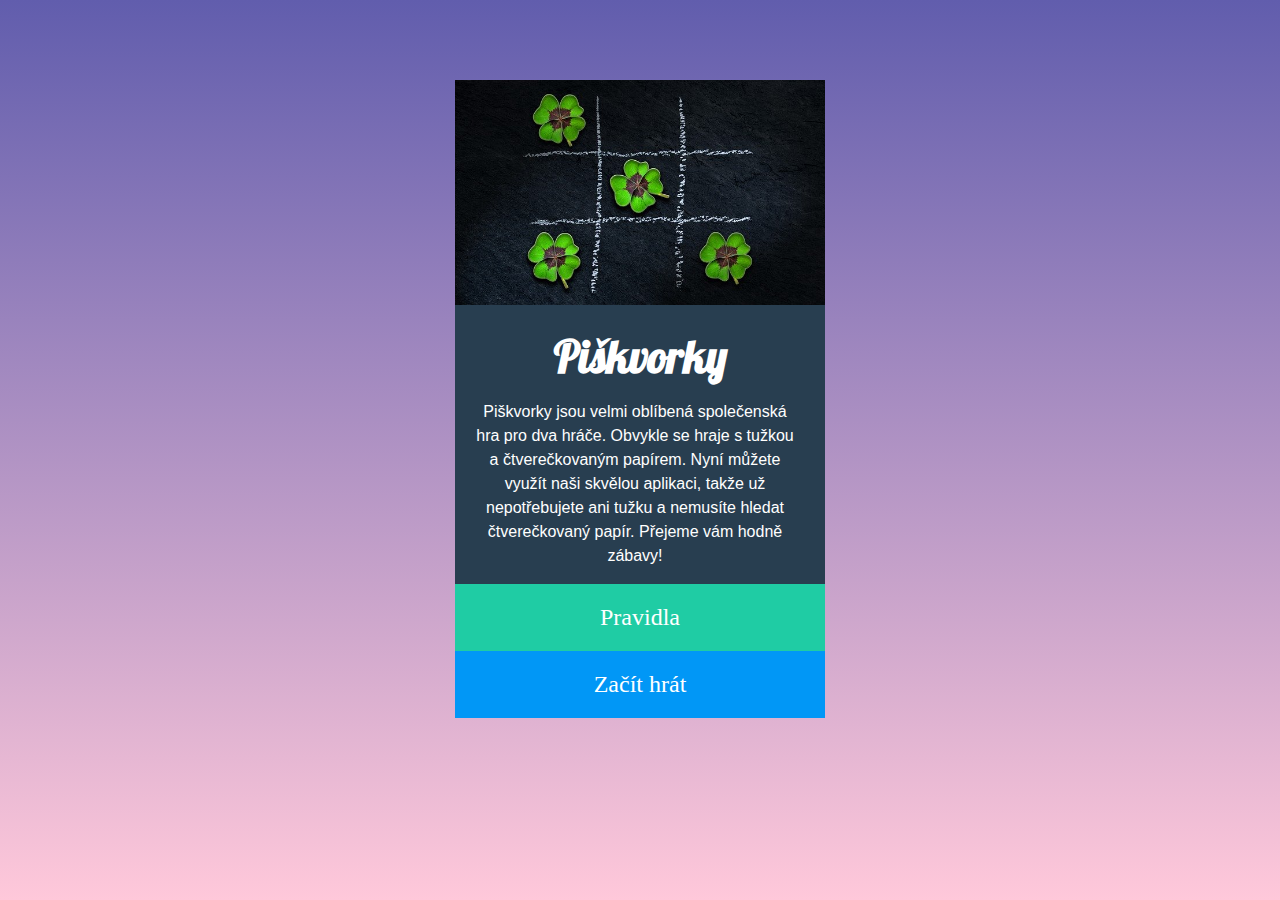
<file: index.html>
<!DOCTYPE html>
<html lang="cs">
  <head>
    <meta charset="UTF-8" />
    <meta http-equiv="X-UA-Compatible" content="IE=edge" />
    <meta name="viewport" content="width=device-width, initial-scale=1.0" />
    <title>Piškvorky</title>
    <link rel="stylesheet" href="styly.css" />
    <link rel="preconnect" href="https://fonts.googleapis.com" />
    <link rel="preconnect" href="https://fonts.gstatic.com" crossorigin />
    <link
      href="https://fonts.googleapis.com/css2?family=Lobster&display=swap"
      rel="stylesheet"
    />
  </head>
  <body>
    <div class="content">
      <img class="intro__image" src="uvodni.jpg" alt="foto piskvorek" />

      <h1>Piškvorky</h1>
      <p class="rules__text">
        Piškvorky jsou velmi oblíbená společenská hra pro dva hráče. Obvykle se
        hraje s tužkou a čtverečkovaným papírem. Nyní můžete využít naši skvělou
        aplikaci, takže už nepotřebujete ani tužku a nemusíte hledat
        čtverečkovaný papír. Přejeme vám hodně zábavy!
      </p>
      <ul class="buttons__game">
        <li class="btn--rules"><a href="pravidla.html">Pravidla</a></li>
        <li class="btn--play"><a href="hra.html">Začít hrát</a></li>
      </ul>
    </div>
  </body>
</html>
</file>
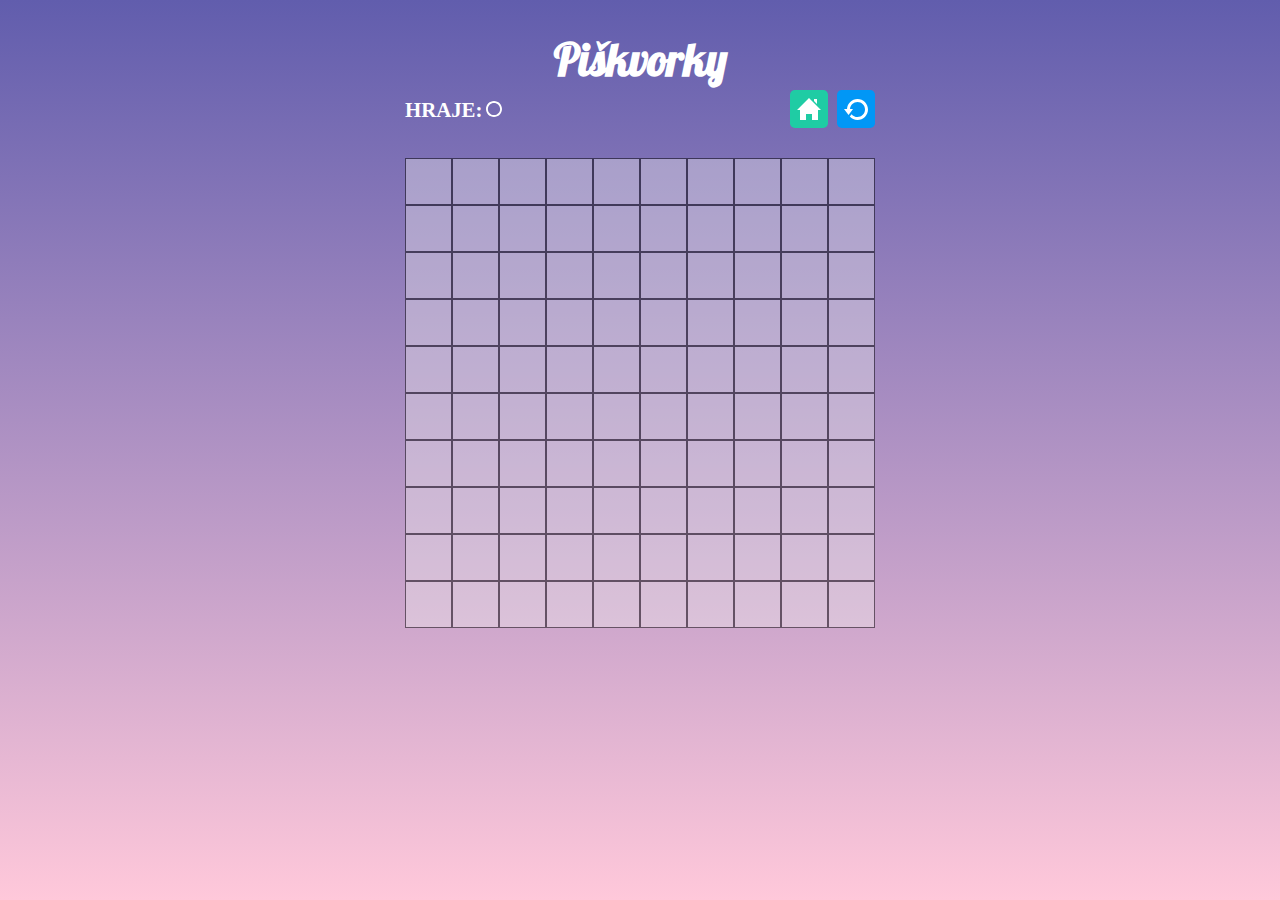
<file: hra.html>
<!DOCTYPE html>
<html lang="cs">
  <head>
    <meta charset="UTF-8" />
    <meta http-equiv="X-UA-Compatible" content="IE=edge" />
    <meta name="viewport" content="width=device-width, initial-scale=1.0" />
    <title>Hra</title>
    <script type="module" src="index.js"></script>
    <link rel="stylesheet" href="styly.css" />
    <link rel="preconnect" href="https://fonts.googleapis.com" />
    <link rel="preconnect" href="https://fonts.gstatic.com" crossorigin />
    <link
      href="https://fonts.googleapis.com/css2?family=Lobster&display=swap"
      rel="stylesheet"
    />
  </head>
  <body>
    <main class="game-dashboard">
      <h1>Piškvorky</h1>
      <div class="game-menu">
        <div class="game-menu__icon">
          <span>HRAJE:</span>
          <img class="icon__circle" src="circle.svg" alt="kolečko" />
        </div>
        <div class="game-menu__buttons">
          <a href="index.html"
            ><img
              class="game-menu__home--button"
              src="home.svg"
              alt="home button"
          /></a>
          <a href="hra.html"
            ><img
              class="game-menu__restart--button"
              src="restart.svg"
              alt="restart button"
          /></a>
        </div>
      </div>

      <div game="game__field">
        <button></button><button></button><button></button><button></button
        ><button></button><button></button><button></button><button></button
        ><button></button><button></button><button></button><button></button
        ><button></button><button></button><button></button><button></button
        ><button></button><button></button><button></button><button></button
        ><button></button><button></button><button></button><button></button
        ><button></button><button></button><button></button><button></button
        ><button></button><button></button><button></button><button></button
        ><button></button><button></button><button></button><button></button
        ><button></button><button></button><button></button><button></button
        ><button></button><button></button><button></button><button></button
        ><button></button><button></button><button></button><button></button
        ><button></button><button></button><button></button><button></button
        ><button></button><button></button><button></button><button></button
        ><button></button><button></button><button></button><button></button
        ><button></button><button></button><button></button><button></button
        ><button></button><button></button><button></button><button></button
        ><button></button><button></button><button></button><button></button
        ><button></button><button></button><button></button><button></button
        ><button></button><button></button><button></button><button></button
        ><button></button><button></button><button></button><button></button
        ><button></button><button></button><button></button><button></button
        ><button></button><button></button><button></button><button></button
        ><button></button><button></button><button></button><button></button
        ><button></button><button></button><button></button><button></button>
      </div>
    </main>
  </body>
</html>
</file>
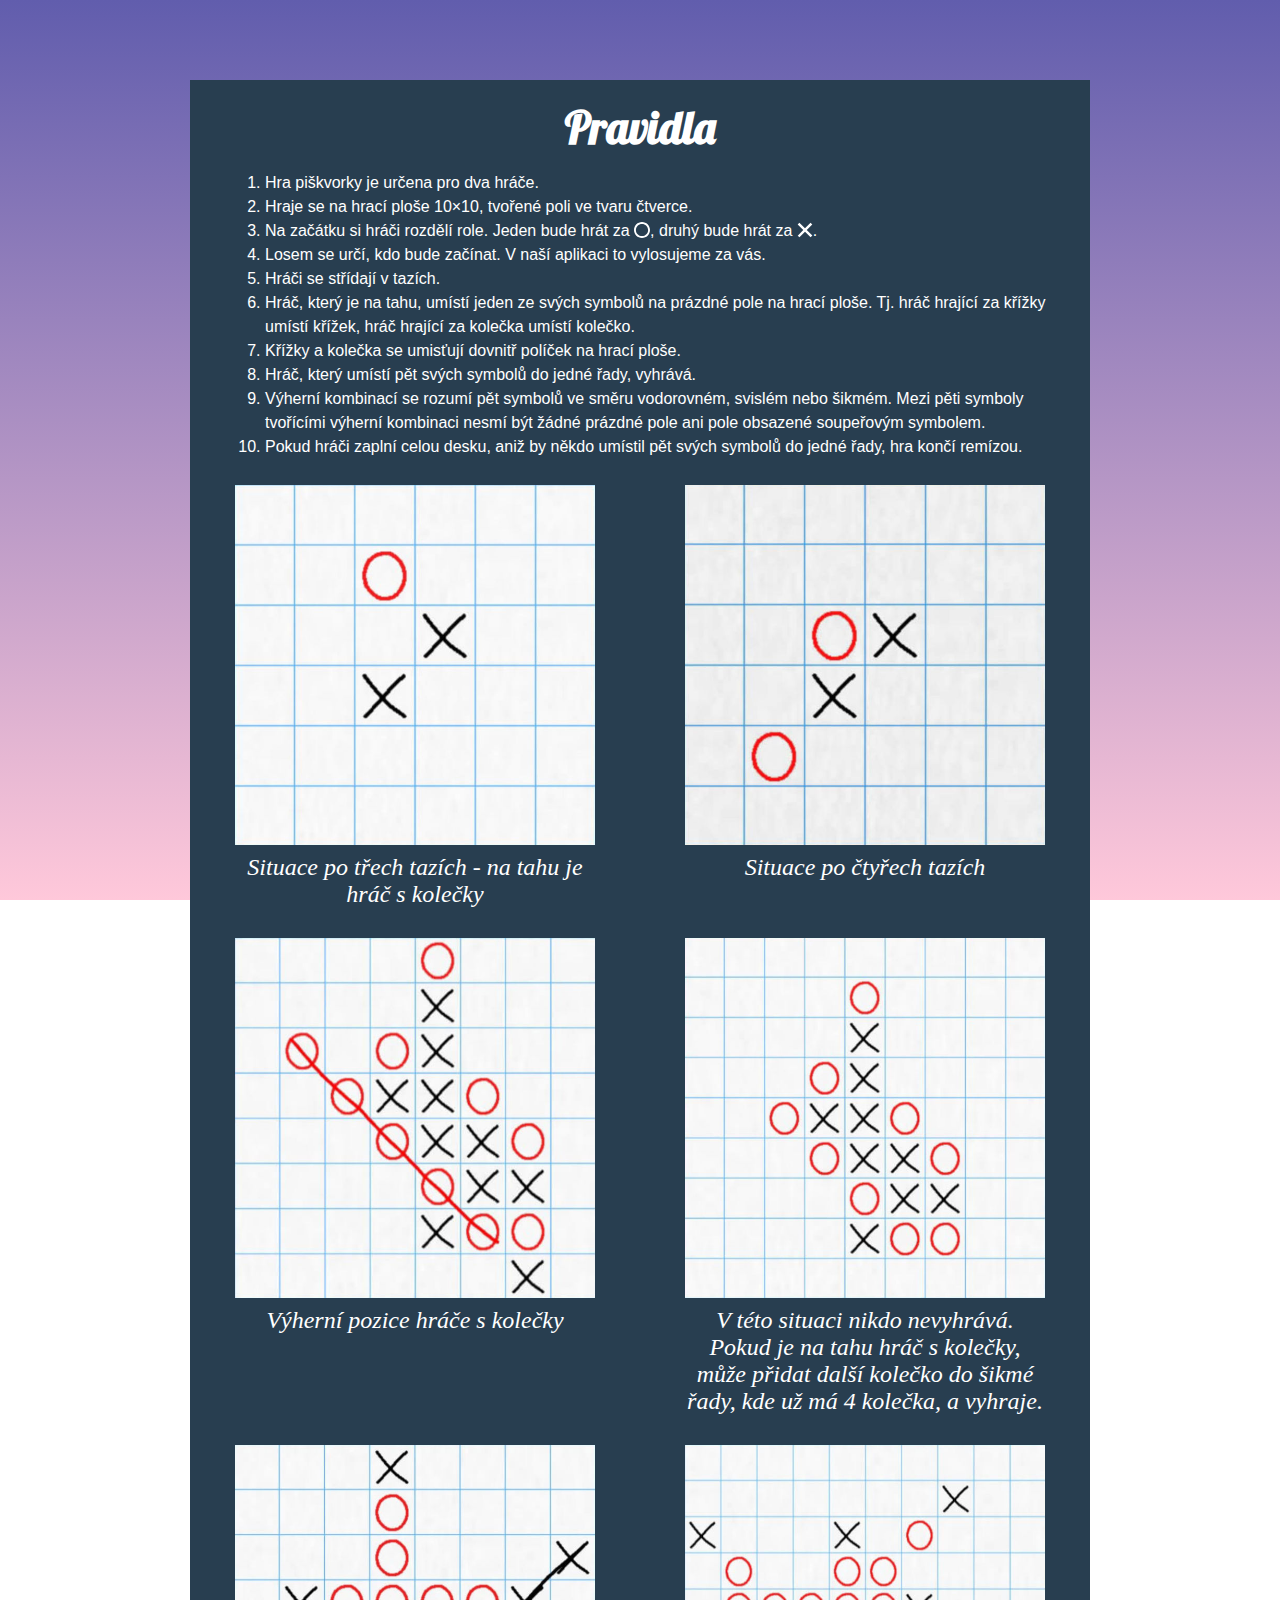
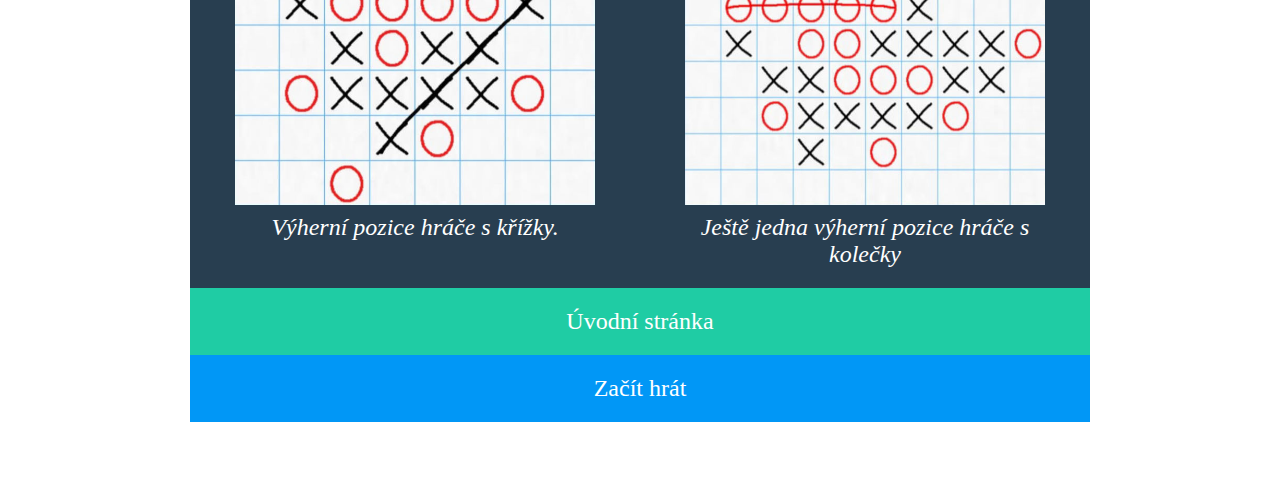
<file: pravidla.html>
<!DOCTYPE html>
<html lang="cs">
  <head>
    <meta charset="UTF-8" />
    <meta http-equiv="X-UA-Compatible" content="IE=edge" />
    <meta name="viewport" content="width=device-width, initial-scale=1.0" />
    <title>Piškvorky 2/5</title>
    <link rel="stylesheet" href="styly.css" />
    <link rel="preconnect" href="https://fonts.googleapis.com" />
    <link rel="preconnect" href="https://fonts.gstatic.com" crossorigin />
    <link
      href="https://fonts.googleapis.com/css2?family=Lobster&display=swap"
      rel="stylesheet"
    />
  </head>
  <body>
    <main class="rules__tictactoe content" alt="podrobné pravidlá piškvorek">
      <h1 class="rules__title">Pravidla</h1>
      <div class="rules__text bullets">
        <ol>
          <li>Hra piškvorky je určena pro dva hráče.</li>
          <li>Hraje se na hrací ploše 10×10, tvořené poli ve tvaru čtverce.</li>
          <li>
            Na začátku si hráči rozdělí role. Jeden bude hrát za
            <img class="icon" src="circle.svg" alt="kolečko" />, druhý bude hrát
            za <img class="icon" src="cross.svg" alt="křížek" />.
          </li>
          <li>
            Losem se určí, kdo bude začínat. V naší aplikaci to vylosujeme za
            vás.
          </li>
          <li>Hráči se střídají v tazích.</li>
          <li>
            Hráč, který je na tahu, umístí jeden ze svých symbolů na prázdné
            pole na hrací ploše. Tj. hráč hrající za křížky umístí křížek, hráč
            hrající za kolečka umístí kolečko.
          </li>
          <li>Křížky a kolečka se umisťují dovnitř políček na hrací ploše.</li>
          <li>Hráč, který umístí pět svých symbolů do jedné řady, vyhrává.</li>
          <li>
            Výherní kombinací se rozumí pět symbolů ve směru vodorovném, svislém
            nebo šikmém. Mezi pěti symboly tvořícími výherní kombinaci nesmí být
            žádné prázdné pole ani pole obsazené soupeřovým symbolem.
          </li>
          <li>
            Pokud hráči zaplní celou desku, aniž by někdo umístil pět svých
            symbolů do jedné řady, hra končí remízou.
          </li>
        </ol>
      </div>

      <div class="image__explanations">
        <figure>
          <img
            class="rules__image"
            src="foto/instructions-01.jpg"
            alt="Situace s 3 ťahy"
          />
          <figcaption class="caption__rules">
            Situace po třech tazích - na tahu je hráč s kolečky
          </figcaption>
        </figure>
        <figure>
          <img
            class="rules__image"
            src="foto/instructions-02.jpg"
            alt="Situace po čtyřech tazích"
          />
          <figcaption class="caption__rules">
            Situace po čtyřech tazích
          </figcaption>
        </figure>

        <figure>
          <img
            class="rules__image"
            src="foto/instructions-03.jpg"
            alt="Výherní pozice"
          />
          <figcaption class="caption__rules">
            Výherní pozice hráče s kolečky
          </figcaption>
        </figure>

        <figure>
          <img
            class="rules__image"
            src="foto/instructions-04.jpg"
            alt="Když nikdo nevyhrává"
          />
          <figcaption class="caption__rules">
            V této situaci nikdo nevyhrává. Pokud je na tahu hráč s kolečky,
            může přidat další kolečko do šikmé řady, kde už má 4 kolečka, a
            vyhraje.
          </figcaption>
        </figure>
        <figure>
          <img
            class="rules__image"
            src="foto/instructions-05.jpg"
            alt="Výhra s křížky"
          />
          <figcaption class="caption__rules">
            Výherní pozice hráče s křížky.
          </figcaption>
        </figure>

        <figure>
          <img
            class="rules__image"
            src="foto/instructions-06.jpg"
            alt="Výhra s kolečky"
          />
          <figcaption class="caption__rules">
            Ještě jedna výherní pozice hráče s kolečky
          </figcaption>
        </figure>
      </div>

      <ul class="buttons__game">
        <li class="btn--rules"><a href="index.html">Úvodní stránka</a></li>
        <li class="btn--play"><a href="hra.html">Začít hrát</a></li>
      </ul>
    </main>
  </body>
</html>
</file>
<file: styly.css>
*,
::before,
::after {
  box-sizing: border-box;
}

body {
  background-image: linear-gradient(#615dad, #ffc8da);
  background-attachment: fixed;
  background-repeat: no-repeat;
  color: #ffffff;
  text-align: center;
  border-radius: 7px 7px 0 0;
}

.content {
  background-color: #283e50;
  max-width: 370px;
  margin: 0 auto;
  margin-top: 80px;
  margin-bottom: 80px;
}

.intro__image {
  background-position: center;
}

h1 {
  font-family: 'Lobster';
  margin: 0%;
  padding-top: 1.25rem;
}

.rules__text {
  line-height: 1.5;
  text-align: center;
  padding-right: 20px;
  font-family: sans-serif;
}

.buttons__game li {
  display: block;
}

.buttons__game a {
  display: block;
  font-size: 16px;
  text-decoration: none;
  color: #ffffff;
  padding: 20px 30px;
}

.buttons__game {
  margin: 0;
  padding: 0;
}

.btn--rules {
  background-color: #1fcca4;
  max-width: 100%;
}

.btn--play {
  background-color: #0197f6;
  max-width: 100%;
}

.btn--rules a:hover,
.btn--rules a:focus,
.game-menu__home--button:hover,
.game-menu__home--button:focus {
  background-color: #1cbb96;
  color: #ffffff;
}

.btn--play a:hover,
.btn--play a:focus,
.game-menu__restart--button:hover,
.game-menu__restart--buttona:focus {
  background-color: #0090e9;
  color: #ffffff;
}

/* Ukol II responzivita*/

img {
  max-width: 100%;
}

.icon,
.icon__circle {
  width: 1em;
  filter: invert(100%);
}

figcaption {
  max-width: 100%;
  font-style: italic;
  font-size: 12px;
  line-height: normal;
  padding-top: 5px;
  padding-bottom: 10px;
}

.bullets {
  text-align: left;
  padding-left: 0.938rem;
}

.rules__title {
  padding-top: 1.25rem;
}

figure {
  margin: 5px 25px;
}

@media (min-width: 768px) {
  .rules__tictactoe {
    max-width: 600px;
  }

  .image__explanations {
    display: flex;
    flex-wrap: wrap;
    justify-content: space-between;
  }

  .image__explanations figure {
    max-width: 40%;
  }

  figcaption,
  .rules__text {
    font-size: 16px;
  }

  h1 {
    font-size: 35px;
  }

  .buttons__game a {
    font-size: 20px;
  }
}

@media (min-width: 1000px) {
  .rules__tictactoe {
    max-width: 900px;
  }

  h1 {
    font-size: 44px;
  }

  figure {
    margin: 10px 45px;
  }

  .rules__text {
    margin-left: 20px;
    margin-right: 10px;
  }

  figcaption {
    font-size: 24px;
  }

  .buttons__game a {
    font-size: 24px;
  }
}

/* III. časť */

.game-dashboard {
  max-width: 80vw;
  margin: 0 auto;
  width: 470px;
  line-height: 0;
  margin-top: 40px;
}

.game-menu__icon span {
  font-weight: bold;
  font-size: 1.3rem;
}

.game-menu__buttons {
  display: block;
}

.game-menu__home--button {
  background-color: #1fcca4;
  border-radius: 0.3em;
  padding: 7px;
  margin-right: 5px;
}

.game-menu__restart--button {
  background-color: #0197f6;
  border-radius: 0.3em;
  padding: 7px;
}

.game-menu {
  display: flex;
  justify-content: space-between;
  align-items: center;
  margin-bottom: 30px;
  margin-top: 30px;
}

.game__field {
  display: flex;
  flex-wrap: wrap;
  border: solid 1px black;
}

button {
  background-color: rgba(240, 237, 237, 0.75);
  width: 10%;
  aspect-ratio: 1 / 1;
  opacity: 0.5;
  border: solid 1px black;
  background-size: 4px;
}

button:hover,
:focus {
  cursor: pointer;
  opacity: 0.7;
}

.icon {
  position: relative;
  top: 1.5px;
}

/* IV. časť */

.board__field--circle {
  background-image: URL(circle.svg);
  background-repeat: no-repeat;
  background-position: center;
  background-size: 24px;
  transition: background-size 0.15s;
}

.board__field--cross {
  background-image: URL(cross.svg);
  background-repeat: no-repeat;
  background-position: center;
  background-size: 24px;
  transition: background-size 0.15s;
}
</file>
